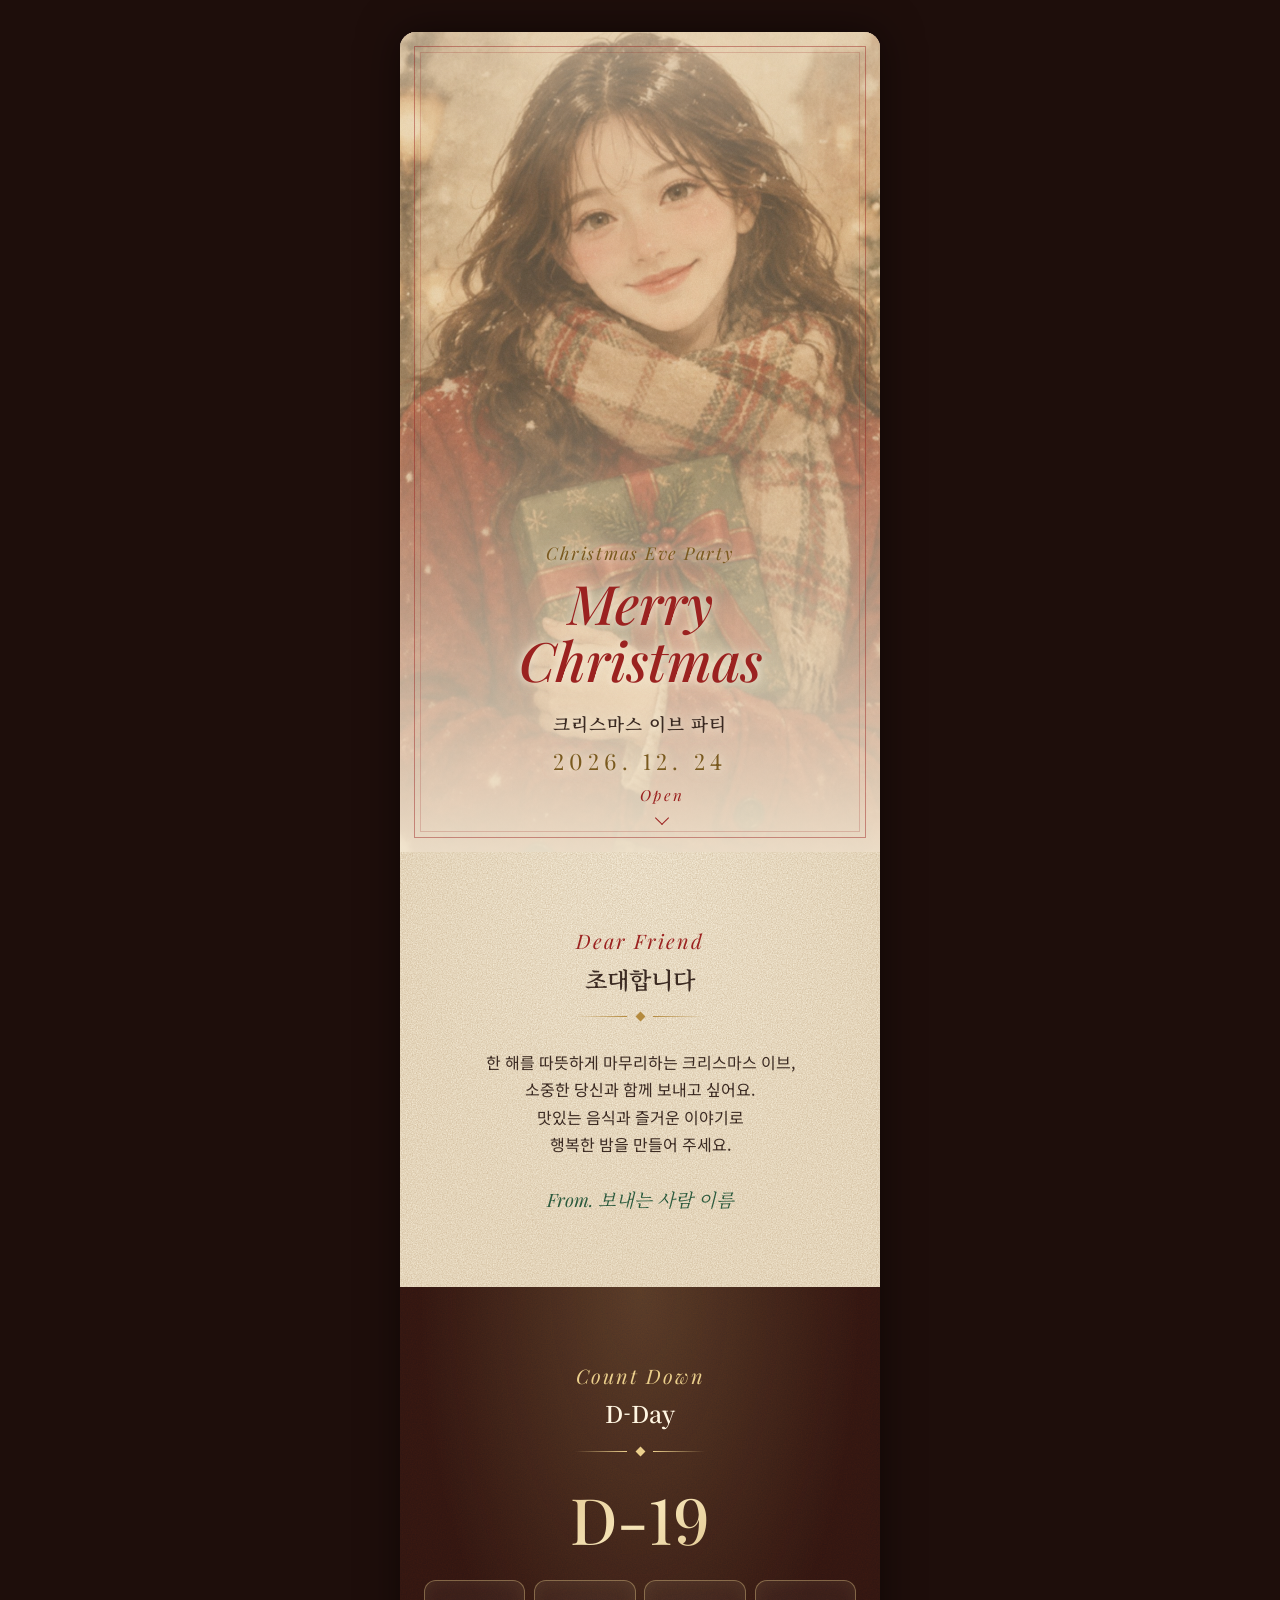
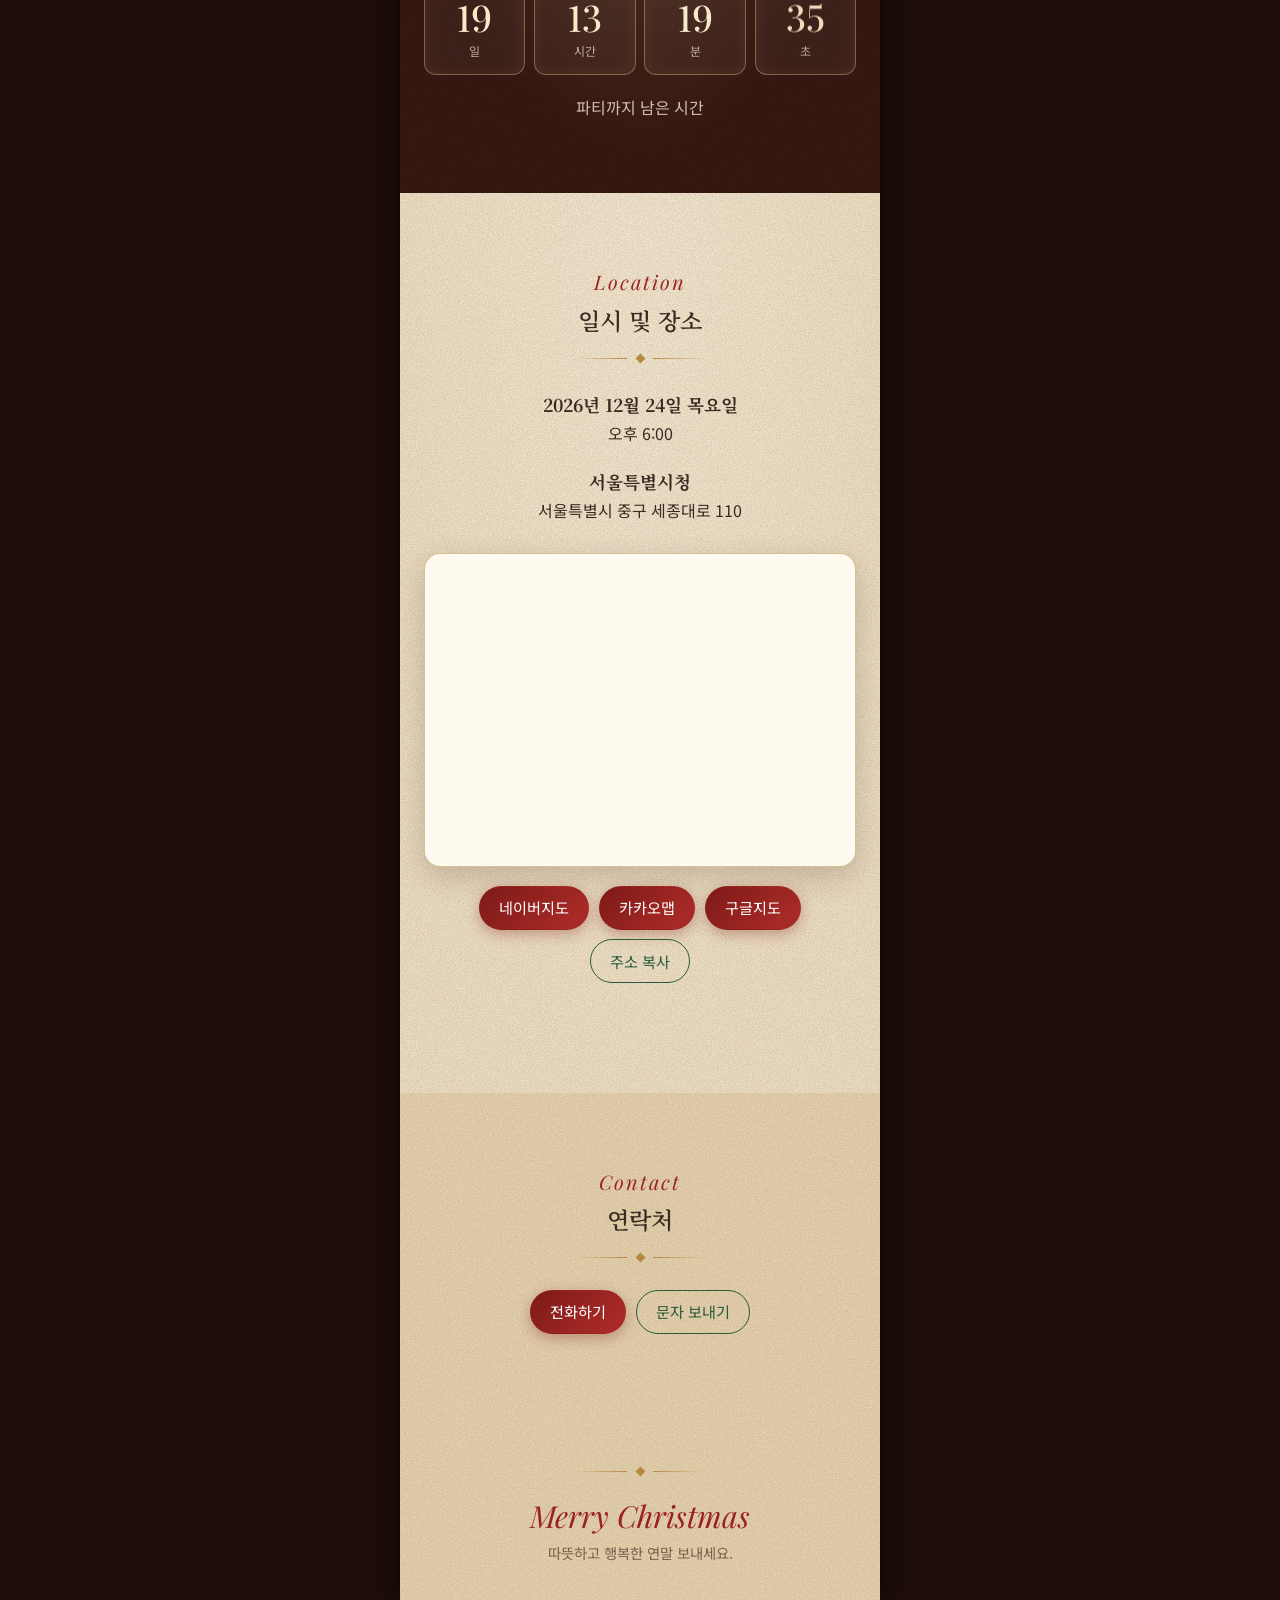
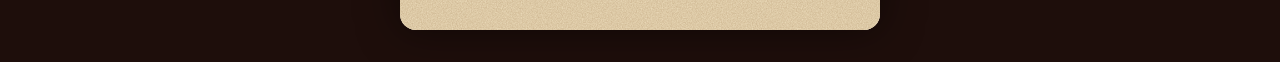
<file: christmas.html>
<!DOCTYPE html>
<html lang="ko">
<head>
  <meta charset="UTF-8">
  <meta name="viewport" content="width=device-width, initial-scale=1">
  <title>메리 크리스마스 · 이브 파티 초대장</title>
  <meta name="description" content="2026년 12월 24일, 크리스마스 이브 파티에 초대합니다.">
  <meta property="og:title" content="메리 크리스마스 · 이브 파티 초대장">
  <meta property="og:description" content="2026년 12월 24일, 크리스마스 이브 파티에 초대합니다.">
  <link rel="preconnect" href="https://fonts.googleapis.com">
  <link rel="preconnect" href="https://fonts.gstatic.com" crossorigin>
  <link href="https://fonts.googleapis.com/css2?family=Playfair+Display:ital,wght@0,500;1,400;1,500&family=Noto+Serif+KR:wght@400;600&family=Noto+Sans+KR:wght@400;500&display=swap" rel="stylesheet">
  <link rel="stylesheet" href="css/christmas.css">
  <!-- JS가 켜져 있을 때만 스크롤 등장 효과 적용 -->
  <script>document.documentElement.classList.add('js');</script>
</head>
<body>
  <!-- 흩날리는 눈 (JS로 생성) -->
  <div class="snow" id="snow" aria-hidden="true"></div>

  <main class="page">

    <!-- 카드 앞면 -->
    <header class="cover" id="cover">
      <div class="cover__bg" aria-hidden="true">
        <img src="images/christmas-portrait.jpg" width="1080" height="1920" alt="">
      </div>
      <div class="cover__inner">
        <p class="cover__label" style="--d: .2s">Christmas Eve Party</p>
        <h1 class="cover__title" style="--d: .45s">Merry<br>Christmas</h1>
        <p class="cover__invite" style="--d: .9s" data-bind="eventName">크리스마스 이브 파티</p>
        <p class="cover__num" style="--d: 1.1s" data-bind="dateNum">2026. 12. 24</p>
      </div>
      <div class="cover__scroll" aria-hidden="true">Open</div>
    </header>

    <!-- 카드 속 메시지 -->
    <section class="section" id="greeting">
      <div class="reveal">
        <p class="section__eyebrow">Dear Friend</p>
        <h2 class="section__title">초대합니다</h2>
        <div class="ornament" aria-hidden="true"><span></span></div>
        <p class="greeting" data-bind="greeting">인사말</p>
        <p class="sign">From. <span data-bind="host">보내는 사람</span></p>
      </div>
    </section>

    <!-- D-Day -->
    <section class="section section--dark" id="dday">
      <div class="reveal">
        <p class="section__eyebrow">Count Down</p>
        <h2 class="section__title">D-Day</h2>
        <div class="ornament" aria-hidden="true"><span></span></div>
        <p class="dday__summary" id="dday-summary" aria-live="off">D-0</p>
        <div class="countdown" id="countdown" aria-live="off">
          <div class="countdown__item"><span class="countdown__num" id="cd-days">00</span><span class="countdown__unit">일</span></div>
          <div class="countdown__item"><span class="countdown__num" id="cd-hours">00</span><span class="countdown__unit">시간</span></div>
          <div class="countdown__item"><span class="countdown__num" id="cd-minutes">00</span><span class="countdown__unit">분</span></div>
          <div class="countdown__item"><span class="countdown__num" id="cd-seconds">00</span><span class="countdown__unit">초</span></div>
        </div>
        <p class="dday__message" id="dday-message"></p>
      </div>
    </section>

    <!-- 일시·장소 -->
    <section class="section" id="location">
      <div class="reveal">
        <p class="section__eyebrow">Location</p>
        <h2 class="section__title">일시 및 장소</h2>
        <div class="ornament" aria-hidden="true"><span></span></div>
        <p class="info"><strong data-bind="dateText">날짜</strong><br><span data-bind="timeText">시간</span></p>
        <p class="info"><strong data-bind="venueName">장소명</strong><br><span data-bind="address">주소</span></p>

        <div class="map">
          <iframe id="map-frame" class="map__frame" title="파티 장소 지도" loading="lazy"
                  referrerpolicy="no-referrer-when-downgrade" allowfullscreen></iframe>
        </div>

        <div class="actions">
          <a class="btn" id="link-naver" target="_blank" rel="noopener">네이버지도</a>
          <a class="btn" id="link-kakao" target="_blank" rel="noopener">카카오맵</a>
          <a class="btn" id="link-google" target="_blank" rel="noopener">구글지도</a>
          <button class="btn btn--ghost" id="copy-address" type="button">주소 복사</button>
        </div>
        <p class="toast" id="toast" role="status" aria-live="polite"></p>
      </div>
    </section>

    <!-- 연락처 -->
    <section class="section section--tint" id="contact">
      <div class="reveal">
        <p class="section__eyebrow">Contact</p>
        <h2 class="section__title">연락처</h2>
        <div class="ornament" aria-hidden="true"><span></span></div>
        <div class="actions">
          <a class="btn" id="link-tel">전화하기</a>
          <a class="btn btn--ghost" id="link-sms">문자 보내기</a>
        </div>
      </div>
    </section>

    <footer class="footer">
      <div class="ornament" aria-hidden="true"><span></span></div>
      <p class="footer__sign">Merry Christmas</p>
      <p data-bind="footer">따뜻한 연말 보내세요.</p>
    </footer>
  </main>

  <script src="js/christmas.js"></script>
</body>
</html>
</file>
<file: css/christmas.css>
:root {
  --color-paper: #f6ecd7;
  --color-tint: #ecdcbb;
  --color-text: #3b2a22;
  --color-sub: #7a5f4d;
  --red: #9b2220;
  --green: #2b5a3d;
  --gold: #b48a3e;
  --gold-dark: #7a5a1f;
  --gold-light: #ebcf8c;
  --dark-bg: #2e1512;
  --dark-text: #f6e9d0;
  --font-display: 'Playfair Display', 'Noto Serif KR', serif;
  --font-serif: 'Noto Serif KR', serif;
  --font-sans: 'Noto Sans KR', system-ui, -apple-system, sans-serif;
  --radius: 12px;
  /* 빈티지 종이 질감 (SVG 노이즈) */
  --grain: url("data:image/svg+xml,%3Csvg xmlns='http://www.w3.org/2000/svg' width='300' height='300'%3E%3Cfilter id='n'%3E%3CfeTurbulence type='fractalNoise' baseFrequency='0.8' numOctaves='3' stitchTiles='stitch'/%3E%3CfeColorMatrix values='0 0 0 0 0.45 0 0 0 0 0.3 0 0 0 0 0.15 0 0 0 0.55 0'/%3E%3C/filter%3E%3Crect width='100%25' height='100%25' filter='url(%23n)'/%3E%3C/svg%3E");
}

* { box-sizing: border-box; margin: 0; padding: 0; }

html { -webkit-text-size-adjust: 100%; }

body {
  font-family: var(--font-sans);
  font-size: 1rem;
  line-height: 1.7;
  color: var(--color-text);
  background: #1e0e0b;
  word-break: keep-all;
  overflow-x: hidden;
}

.page {
  position: relative;
  max-width: 480px;
  margin: 0 auto;
  background: var(--color-paper);
  min-height: 100vh;
  box-shadow: 0 0 40px rgba(0, 0, 0, 0.5);
}

/* ---------- 장식 구분선 (선 ─ ◆ ─ 선) ---------- */
.ornament {
  display: flex;
  align-items: center;
  justify-content: center;
  gap: 0.6rem;
  margin: 0.9rem auto;
  color: var(--gold);
}
.ornament::before,
.ornament::after {
  content: '';
  width: 52px;
  height: 1px;
  background: linear-gradient(90deg, transparent, currentColor);
}
.ornament::after { background: linear-gradient(90deg, currentColor, transparent); }
.ornament span {
  width: 7px;
  height: 7px;
  background: currentColor;
  transform: rotate(45deg);
}

/* ---------- 카드 앞면 (인물 + 은은한 빈티지 배경) ---------- */
.cover {
  position: relative;
  min-height: 100vh;
  min-height: 100svh;
  display: flex;
  flex-direction: column;
  justify-content: center;
  align-items: center;
  text-align: center;
  padding: 3.5rem 2rem 4.5rem;
  color: var(--color-text);
  /* 일러스트 배경은 크림색 막으로 덮어 아주 옅게만 비치게 한다 */
  background:
    var(--grain),
    linear-gradient(rgba(246, 236, 215, 0.86), rgba(246, 236, 215, 0.9)),
    url('../images/christmas-bg.svg') center / cover no-repeat,
    var(--color-paper);
}
/* 빈티지 카드 느낌의 이중 테두리 */
.cover::before,
.cover::after {
  content: '';
  position: absolute;
  pointer-events: none;
  z-index: 1;
  border: 1px solid rgba(155, 34, 32, 0.45);
}
.cover::before { inset: 14px; }
.cover::after { inset: 20px; border-color: rgba(155, 34, 32, 0.2); }

.cover__inner {
  position: relative;
  z-index: 1;
  flex: 1;
  display: flex;
  flex-direction: column;
  align-items: center;
  width: 100%;
  text-shadow: 0 0 8px rgba(246, 236, 215, 0.95), 0 0 18px rgba(246, 236, 215, 0.8);
}
/* 얼굴이 보이도록 글자는 모두 아래쪽에 모은다 */
.cover__inner { justify-content: flex-end; padding-top: 22rem; }
.cover__invite { margin-top: 0.2rem; }
.cover__inner > * { animation: rise 1.1s ease var(--d, 0s) both; }

.cover__label {
  font-family: var(--font-display);
  font-style: italic;
  font-size: 1.1rem;
  letter-spacing: 0.1em;
  color: var(--gold-dark);
}
.cover__title {
  font-family: var(--font-display);
  font-style: italic;
  font-weight: 500;
  font-size: clamp(2.4rem, 12vw, 3.4rem);
  line-height: 1.05;
  margin: 0.4rem 0 1.1rem;
  color: var(--red);
}
/* 인물 이미지: 커버 전체를 덮는 배경 (투명도 70%) */
.cover__bg {
  position: absolute;
  inset: 0;
  z-index: 0;
  pointer-events: none;
  overflow: hidden;
}
.cover__bg img {
  display: block;
  width: 100%;
  height: 100%;
  object-fit: cover;
  object-position: center;
  opacity: 0.7;
}
/* 위·아래 글자가 잘 읽히도록 가장자리에 크림색 그라데이션 */
.cover__bg::after {
  content: '';
  position: absolute;
  inset: 0;
  background: linear-gradient(
    180deg,
    rgba(246, 236, 215, 0.35) 0%,
    rgba(246, 236, 215, 0) 20%,
    rgba(246, 236, 215, 0) 42%,
    rgba(246, 236, 215, 0.88) 100%
  );
}
.cover__invite {
  font-family: var(--font-serif);
  font-weight: 600;
  font-size: 1.1rem;
  letter-spacing: 0.06em;
}
.cover__num {
  margin-top: 0.2rem;
  font-family: var(--font-display);
  font-size: 1.4rem;
  font-variant-numeric: lining-nums;
  letter-spacing: 0.22em;
  color: var(--gold-dark);
}
.cover__scroll {
  position: absolute;
  z-index: 1;
  bottom: 1.8rem;
  left: 50%;
  font-family: var(--font-display);
  font-style: italic;
  font-size: 0.95rem;
  letter-spacing: 0.15em;
  color: var(--red);
  animation: bob 2s ease-in-out infinite;
}
.cover__scroll::after {
  content: '';
  display: block;
  width: 9px;
  height: 9px;
  margin: 0.3rem auto 0;
  border-right: 1px solid currentColor;
  border-bottom: 1px solid currentColor;
  transform: rotate(45deg);
}

/* ---------- 공통 섹션 (오래된 종이) ---------- */
.section {
  position: relative;
  padding: 4.5rem 1.5rem;
  text-align: center;
  background:
    var(--grain),
    radial-gradient(ellipse at 50% 0%, rgba(255, 250, 235, 0.7), transparent 70%),
    var(--color-paper);
}
.section--tint {
  background:
    var(--grain),
    var(--color-tint);
}
.section__eyebrow {
  font-family: var(--font-display);
  font-style: italic;
  font-size: 1.25rem;
  letter-spacing: 0.1em;
  color: var(--red);
}
.section__title {
  font-family: var(--font-serif);
  font-weight: 600;
  font-size: 1.45rem;
  margin-top: 0.1rem;
}
.section__title + .ornament { margin-bottom: 1.8rem; }
.greeting { white-space: pre-line; }
.sign {
  margin-top: 1.6rem;
  font-family: var(--font-display);
  font-style: italic;
  font-size: 1.15rem;
  color: var(--green);
}
.info { margin-bottom: 1.2rem; }
.info strong { font-family: var(--font-serif); font-size: 1.1rem; }

/* ---------- D-Day: 짙은 버건디 + 금색 ---------- */
.section--dark {
  color: var(--dark-text);
  background:
    var(--grain),
    radial-gradient(ellipse at 50% 0%, rgba(235, 207, 140, 0.2), transparent 65%),
    var(--dark-bg);
  background-blend-mode: soft-light, normal, normal;
}
.section--dark .section__eyebrow,
.section--dark .ornament { color: var(--gold-light); }
.section--dark .section__title { color: #fff6e2; }

.dday__summary {
  font-family: var(--font-display);
  font-weight: 500;
  font-size: 4rem;
  font-variant-numeric: lining-nums;
  line-height: 1.1;
  margin-bottom: 1.6rem;
  background: linear-gradient(135deg, #c9a465, #f6e5b8 50%, #c9a465);
  -webkit-background-clip: text;
  background-clip: text;
  color: transparent;
  -webkit-text-fill-color: transparent;
}
.countdown { display: grid; grid-template-columns: repeat(4, 1fr); gap: 0.55rem; }
.countdown__item {
  display: flex;
  flex-direction: column;
  padding: 1rem 0.2rem 0.8rem;
  border: 1px solid rgba(235, 207, 140, 0.4);
  border-radius: var(--radius);
  background: rgba(255, 255, 255, 0.04);
  box-shadow: inset 0 0 18px rgba(235, 207, 140, 0.08);
}
.countdown__num {
  font-family: var(--font-display);
  font-weight: 500;
  font-size: clamp(1.8rem, 8vw, 2.3rem);
  font-variant-numeric: tabular-nums lining-nums;
  line-height: 1.1;
  color: #f8e9c8;
}
.countdown__unit { margin-top: 0.2rem; font-size: 0.75rem; color: rgba(246, 233, 208, 0.7); }
.dday__message { margin-top: 1.2rem; min-height: 1.7em; color: rgba(246, 233, 208, 0.8); }

/* ---------- 지도 ---------- */
.map {
  margin: 1.8rem 0 1.2rem;
  padding: 6px;
  background: #fffaf0;
  border: 1px solid rgba(180, 138, 62, 0.5);
  border-radius: 16px;
  box-shadow: 0 10px 30px rgba(60, 30, 15, 0.2);
}
.map__frame { display: block; width: 100%; height: 300px; border: 0; border-radius: 11px; }

/* ---------- 버튼 ---------- */
.actions { display: flex; flex-wrap: wrap; gap: 0.6rem; justify-content: center; }
.btn {
  display: inline-flex;
  align-items: center;
  justify-content: center;
  min-height: 44px;
  min-width: 44px;
  padding: 0 1.2rem;
  border: 1px solid transparent;
  border-radius: 999px;
  background: linear-gradient(135deg, #7d1a18, #a82a26 50%, #7d1a18);
  background-size: 200% 100%;
  box-shadow: 0 4px 14px rgba(125, 26, 24, 0.35);
  color: #fff;
  font: inherit;
  font-size: 0.95rem;
  text-decoration: none;
  cursor: pointer;
  transition: background-position 0.4s, transform 0.15s;
}
.btn:hover { background-position: 100% 0; }
.btn:active { transform: scale(0.97); }
.btn--ghost {
  background: transparent;
  border-color: var(--green);
  box-shadow: none;
  color: var(--green);
}
.btn--ghost:active { background: rgba(43, 90, 61, 0.1); }

.toast { min-height: 1.7em; margin-top: 0.8rem; font-size: 0.9rem; color: var(--green); }

/* ---------- 푸터 ---------- */
.footer {
  padding: 3rem 1.5rem 4rem;
  text-align: center;
  color: var(--color-sub);
  font-size: 0.9rem;
  background: var(--grain), var(--color-tint);
}
.footer__sign {
  font-family: var(--font-display);
  font-style: italic;
  font-size: 1.9rem;
  color: var(--red);
}

/* ---------- 흩날리는 눈 ---------- */
.snow {
  position: fixed;
  inset: 0;
  max-width: 480px;
  margin: 0 auto;
  overflow: hidden;
  pointer-events: none;
  z-index: 20;
}
.snow__flake {
  position: absolute;
  top: -16px;
  left: var(--x);
  width: var(--size);
  height: var(--size);
  border-radius: 50%;
  background: #fffaf0;
  box-shadow: 0 0 6px rgba(255, 250, 240, 0.9);
  opacity: 0.8;
  animation: fall var(--dur) linear var(--delay) infinite;
}

/* ---------- 스크롤 등장 효과 ---------- */
.js .reveal {
  opacity: 0;
  transform: translateY(28px);
  transition: opacity 0.9s ease, transform 0.9s ease;
}
.js .reveal.is-visible { opacity: 1; transform: none; }

/* ---------- 애니메이션 ---------- */
@keyframes rise {
  from { opacity: 0; transform: translateY(18px); }
  to { opacity: 1; transform: none; }
}
@keyframes bob {
  0%, 100% { transform: translate(-50%, 0); }
  50% { transform: translate(-50%, 8px); }
}
@keyframes fall {
  to { transform: translate(var(--drift), 110vh); }
}

/* 움직임 줄이기 설정을 켠 사용자에게는 애니메이션 끔 */
@media (prefers-reduced-motion: reduce) {
  *, *::before, *::after { animation: none; transition: none; }
  .js .reveal { opacity: 1; transform: none; }
  .cover__scroll { transform: translateX(-50%); }
}

/* ---------- 태블릿 이상 ---------- */
@media (min-width: 768px) {
  .page { margin: 2rem auto; border-radius: 16px; overflow: hidden; min-height: auto; }
  .cover { min-height: 820px; }
}
</file>
